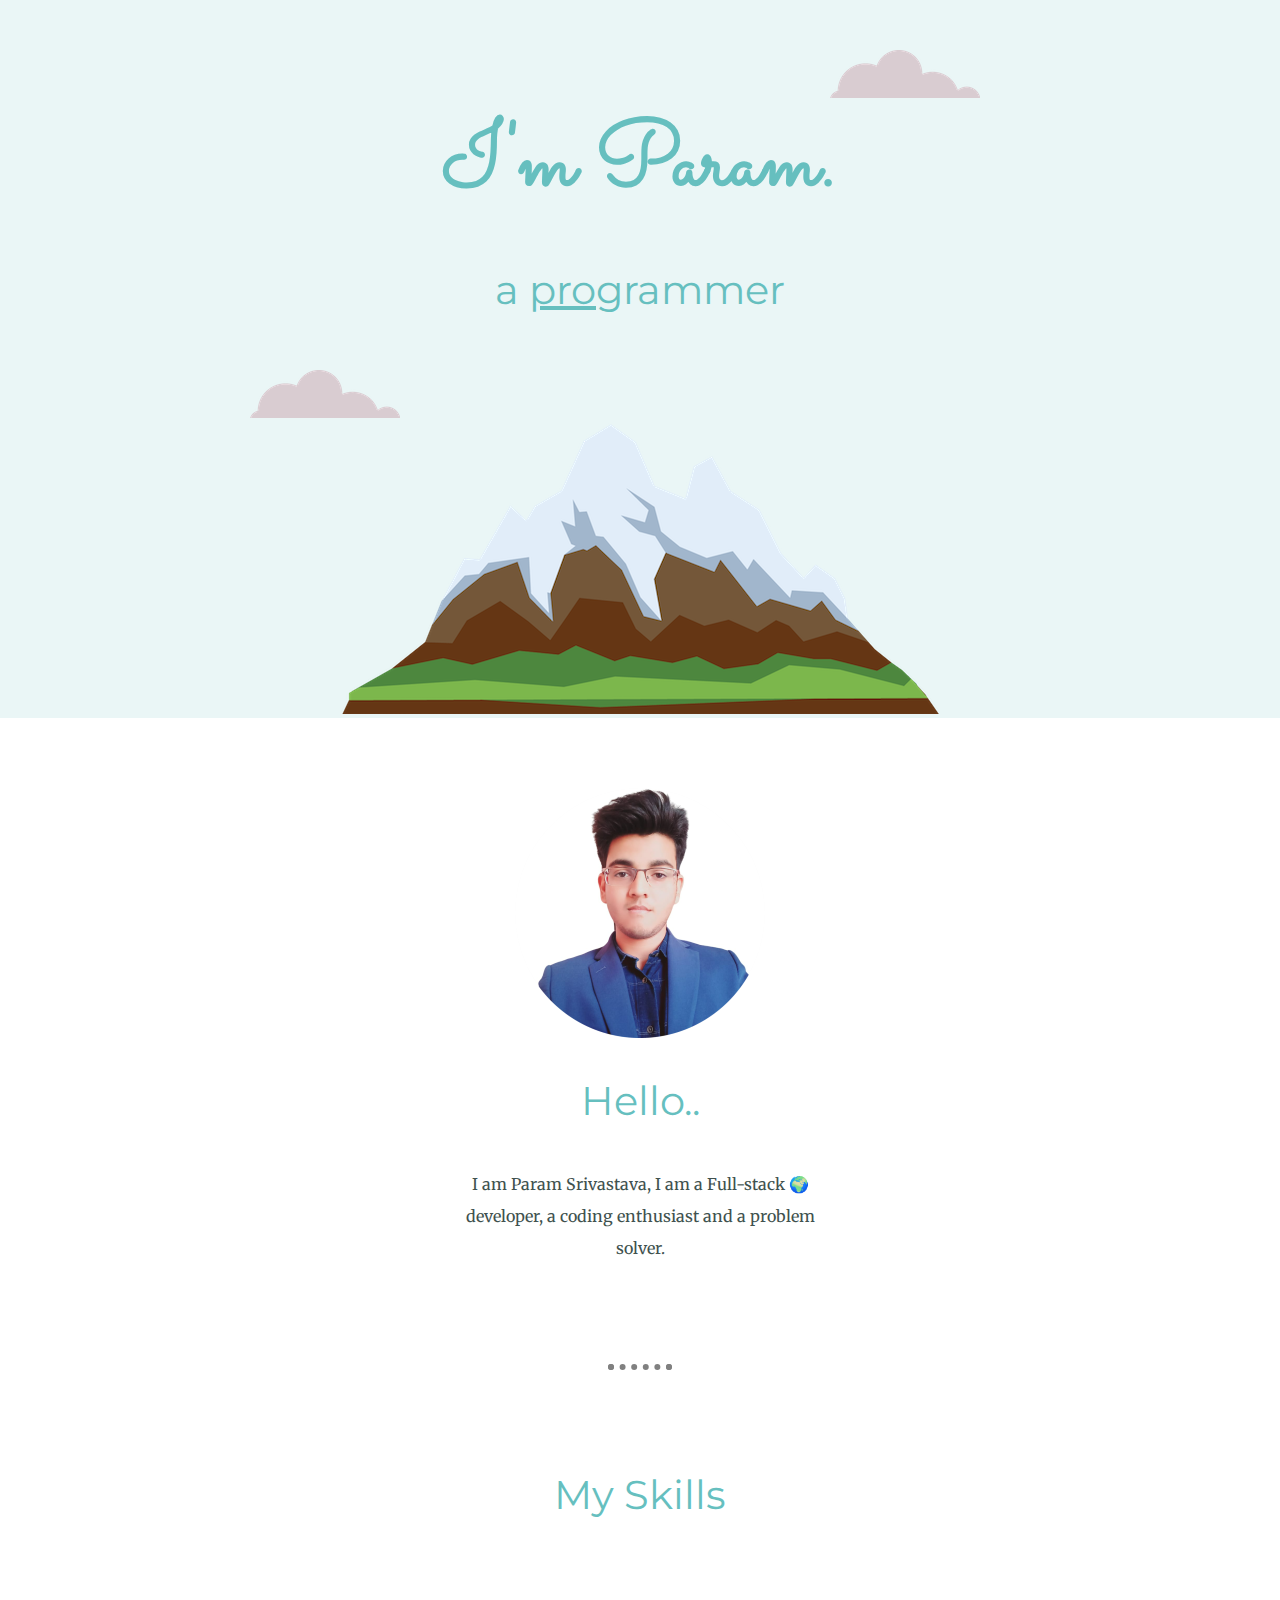
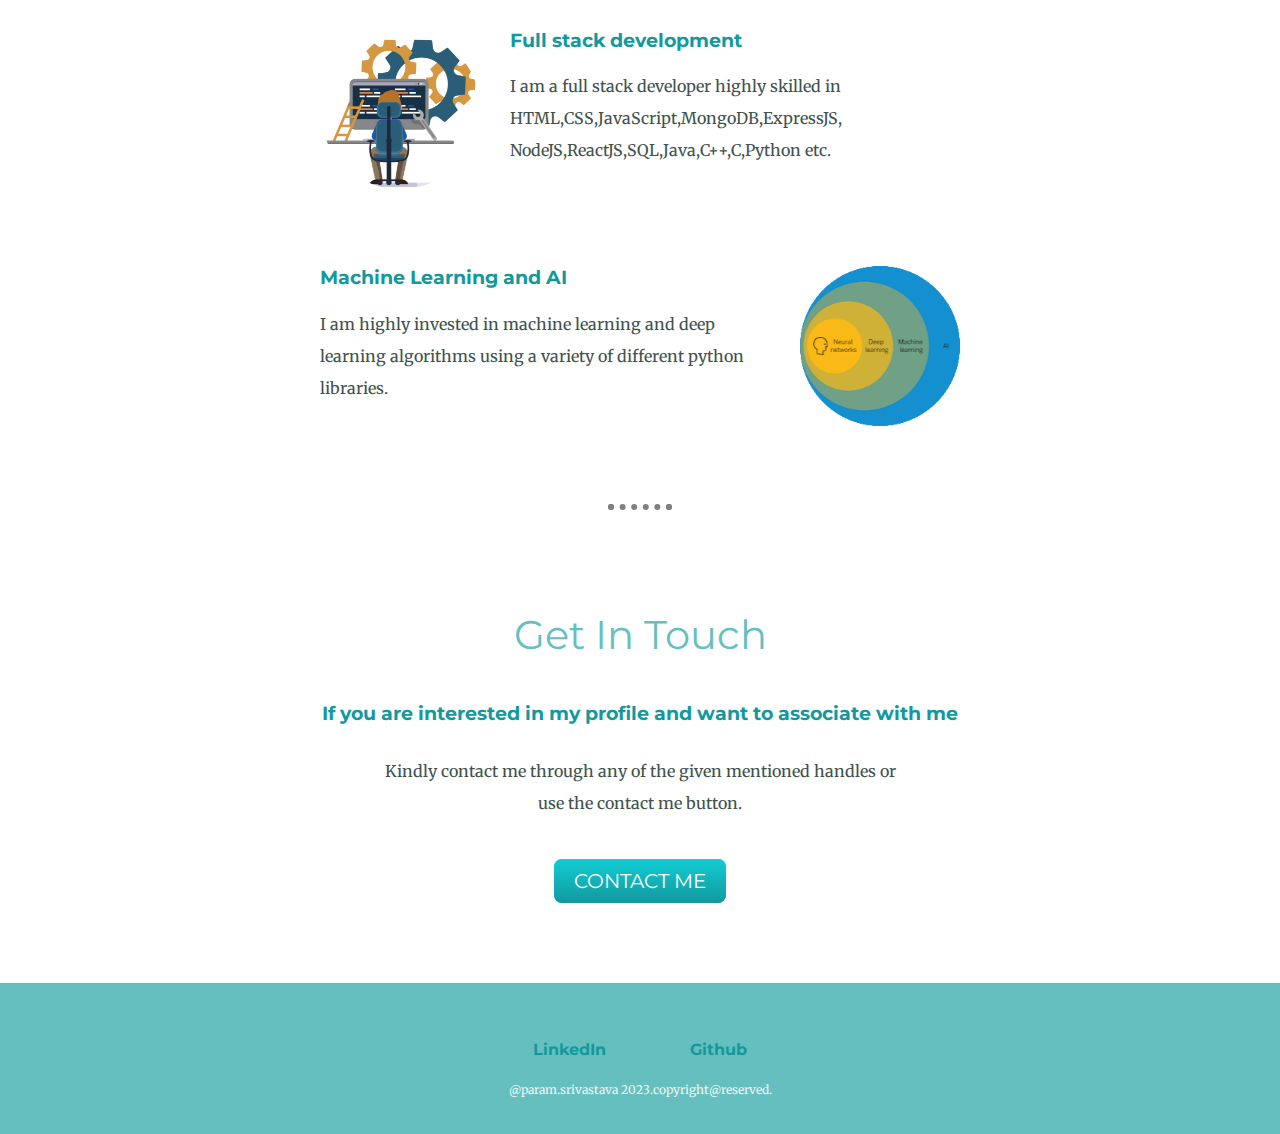
<file: index.html>
<!DOCTYPE html>
<html lang="en">
<head>
    <meta charset="UTF-8">
    <meta http-equiv="X-UA-Compatible" content="IE=edge">
    <meta name="viewport" content="width=device-width, initial-scale=1.0">
    <title>Param Srivastava</title>
    <link rel="stylesheet" href="styles.css">
    <link rel="icon" href="favicon.ico">
    <link rel="preconnect" href="https://fonts.googleapis.com">
<link rel="preconnect" href="https://fonts.gstatic.com" crossorigin>
<link href="https://fonts.googleapis.com/css2?family=Merriweather&family=Montserrat&family=Sacramento&display=swap" rel="stylesheet">
</head>
<body>
    <div class="top-container">
        <img class="top-cloud" src="cloud.png" alt="cloud-img">
        <h1>I'm Param.</h1>
        <h2>a <span class="pro">pro</span>grammer</h2>
        <img class="bottom-cloud" src="cloud.png" alt="cloud-img">
        <img class="mountain"src="mountain.png" alt="mountain-img">
    </div>
    <div class="middle-container">
        <div class="profile">
          <img src="profile photo.png" alt="profile-photo">
          <h2>Hello..</h2>
          <p class="intro">I am Param Srivastava, I am a Full-stack 🌍 developer, a coding enthusiast and a problem solver.</p>
        </div>
        <hr>
        <div class="skills">
          <h2>My Skills</h2>
          <div class="skill-row">
            <img class="Fusta" src="fullstackimg.png" alt="skillpic1">
            <h3>Full stack development</h3>
            <p>
                I am a full stack developer highly skilled in
                HTML,CSS,JavaScript,MongoDB,ExpressJS,
                NodeJS,ReactJS,SQL,Java,C++,C,Python etc.
            </p>
          </div>
        <div class="skill-row">
            <img class="MLAI" src="fotor_2023-3-31_17_20_12.png" alt="skillpic2">
            <h3>Machine Learning and AI</h3>
            <p>I am highly invested in machine learning and deep learning algorithms using a variety of different python libraries.</p>
          </div>
        </div>
        <hr>
        <div class="contact-me">
          <h2>Get In Touch</h2>
          <h3>If you are interested in my profile and want to associate with me</h3>
          <p class="conme">
             Kindly contact me through any of the given mentioned handles or use the contact me button.
          </p>
          <a class="btn" href="mailto:paramsxyz25@gmail.com">CONTACT ME</a>
        </div>
    </div>
    <div class="bottom-container">
        <a class="footer-link" href="https://www.linkedin.com/in/param-srivastava-016ba6261/"><strong>LinkedIn</strong></a>
        <a class="footer-link" href="https://github.com/Param-Srivastava"><strong>Github</strong></a>
        <p class="copwrt">@param.srivastava 2023.copyright@reserved.</p>
      </div>
</body>
</html>
</file>
<file: styles.css>
body{
    color:#40514E;
    margin:0;
    text-align:center;
    font-family: 'Merriweather',serif;
}
h1{
    font-size:5.625rem;
    color:#66BFBF;
    margin:0 auto 0 auto;
    font-family: 'Sacramento', cursive;
}
h2
{
  color:#66BFBF;
  font-weight:normal;
  font-size:2.5rem;
  font-family: 'Montserrat', sans-serif;
  padding-bottom:10px;
}
h3
{
  color:#11999E;
  font-family: 'Montserrat', sans-serif;
}
p{
  line-height: 2;
}
hr
{
  border:dotted grey 6px;
  border-bottom:none;
  width:4%;
  margin:100px auto 100px auto;
}
.top-container{
    background-color:#EAF6F6;
    position:relative;
    padding-top:100px;
}
.mid-container
{
  margin:100px 0;
}
.intro{
  width:30%;
  margin: 0 auto;
}
.bottom-container
{
  line-height: 2;
  padding:50px 0 20px;
  background-color:#66BFBF;
}
.pro
{
  text-decoration: underline;
}
.bottom-cloud
{
  position:absolute;
  left:250px;
  bottom:300px;
}
.top-cloud
{
  position:absolute;
  right:300px;
  top:50px;
}
.skills
{
  margin:70px auto 70px auto;
}
.skill-row
{
  width:50%;
  margin:100px auto 100px auto;
  text-align:left;
}
.Fusta
{
  width:25%;
  float:left;
  margin-right:30px;
}
.MLAI
{
  width:25%;
  float:right;
  margin-left:30px;
}
.profile
{
  margin:70px auto 70px auto;
}
.btn {
  background: #11cdd4;
  background-image: -webkit-linear-gradient(top, #11cdd4, #11999e);
  background-image: -moz-linear-gradient(top, #11cdd4, #11999e);
  background-image: -ms-linear-gradient(top, #11cdd4, #11999e);
  background-image: -o-linear-gradient(top, #11cdd4, #11999e);
  background-image: linear-gradient(to bottom, #11cdd4, #11999e);
  -webkit-border-radius: 8;
  -moz-border-radius: 8;
  border-radius: 8px;
  font-family: 'Montserrat', sans-serif;
  color: #ffffff;
  font-size: 20px;
  padding: 10px 20px 10px 20px;
  text-decoration: none;
}
.btn:hover {
  background: #30e3cb;
  background-image: -webkit-linear-gradient(top, #30e3cb, #2bc4ad);
  background-image: -moz-linear-gradient(top, #30e3cb, #2bc4ad);
  background-image: -ms-linear-gradient(top, #30e3cb, #2bc4ad);
  background-image: -o-linear-gradient(top, #30e3cb, #2bc4ad);
  background-image: linear-gradient(to bottom, #30e3cb, #2bc4ad);
  text-decoration: none;
}
.footer-link{
  color:#11999E;
  font-family:'Montserrat', sans-serif;
  margin:10px 40px;
  text-decoration: none;
}
.footer-link:hover
{
  color:#EAF6F6;
}
.copwrt
{
  color:#EAF6F6;
  font-size: 0.75rem;
}
.conme{
  margin:30px auto 50px auto;
  width:40%;
}
.contact-me{
   margin:10px auto 90px auto;
}
</file>
